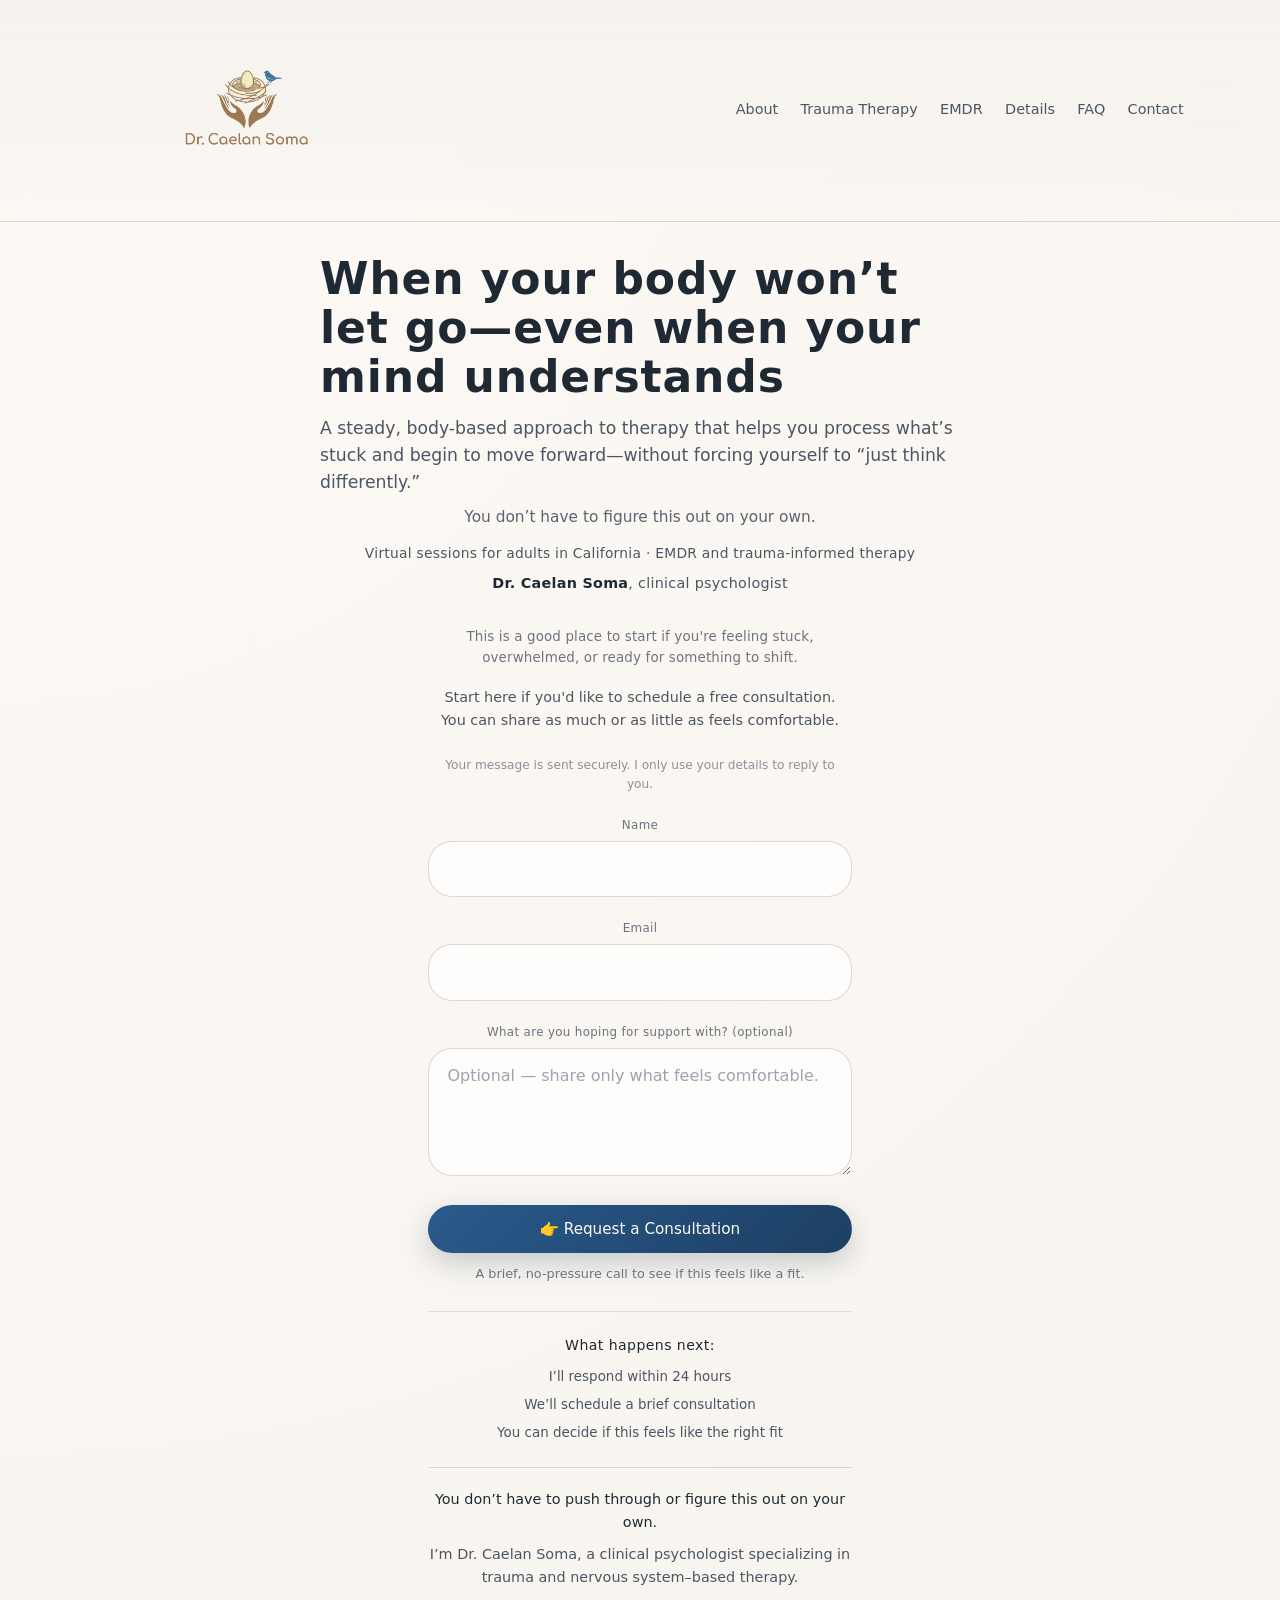
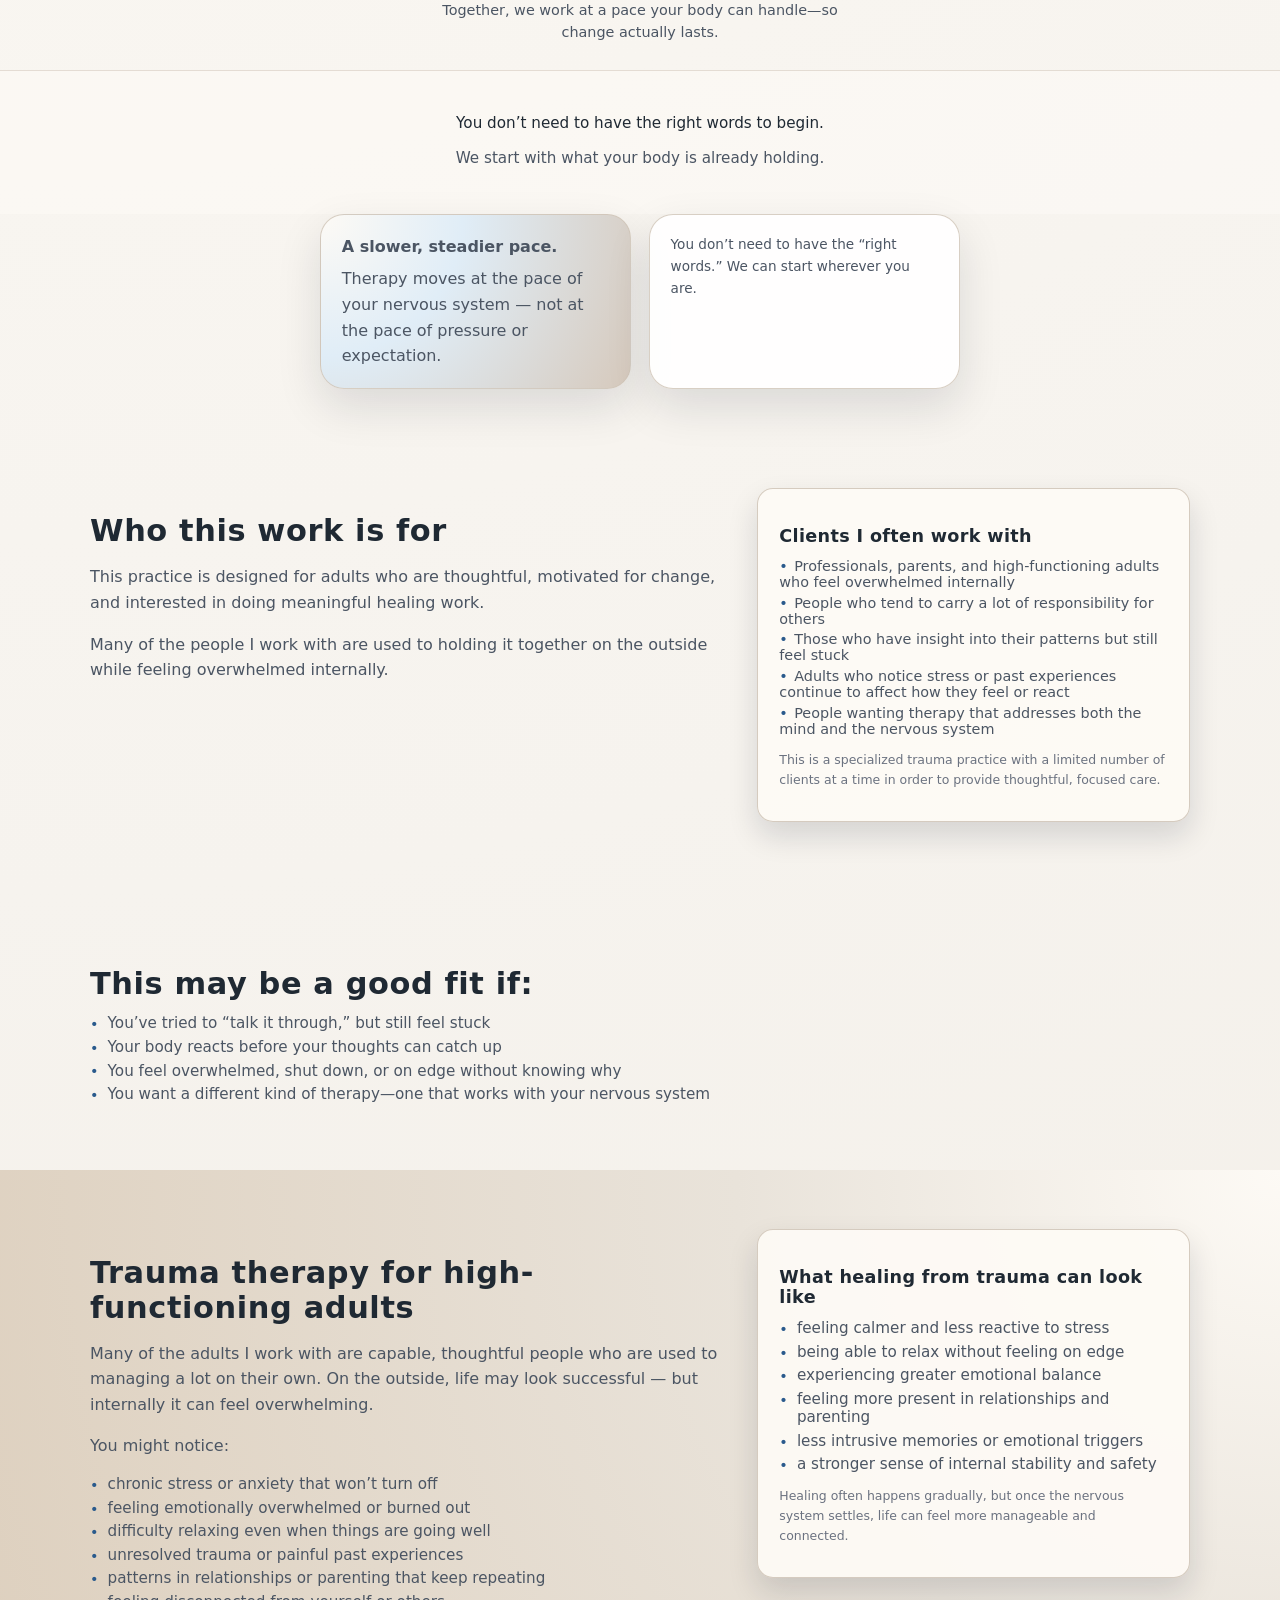
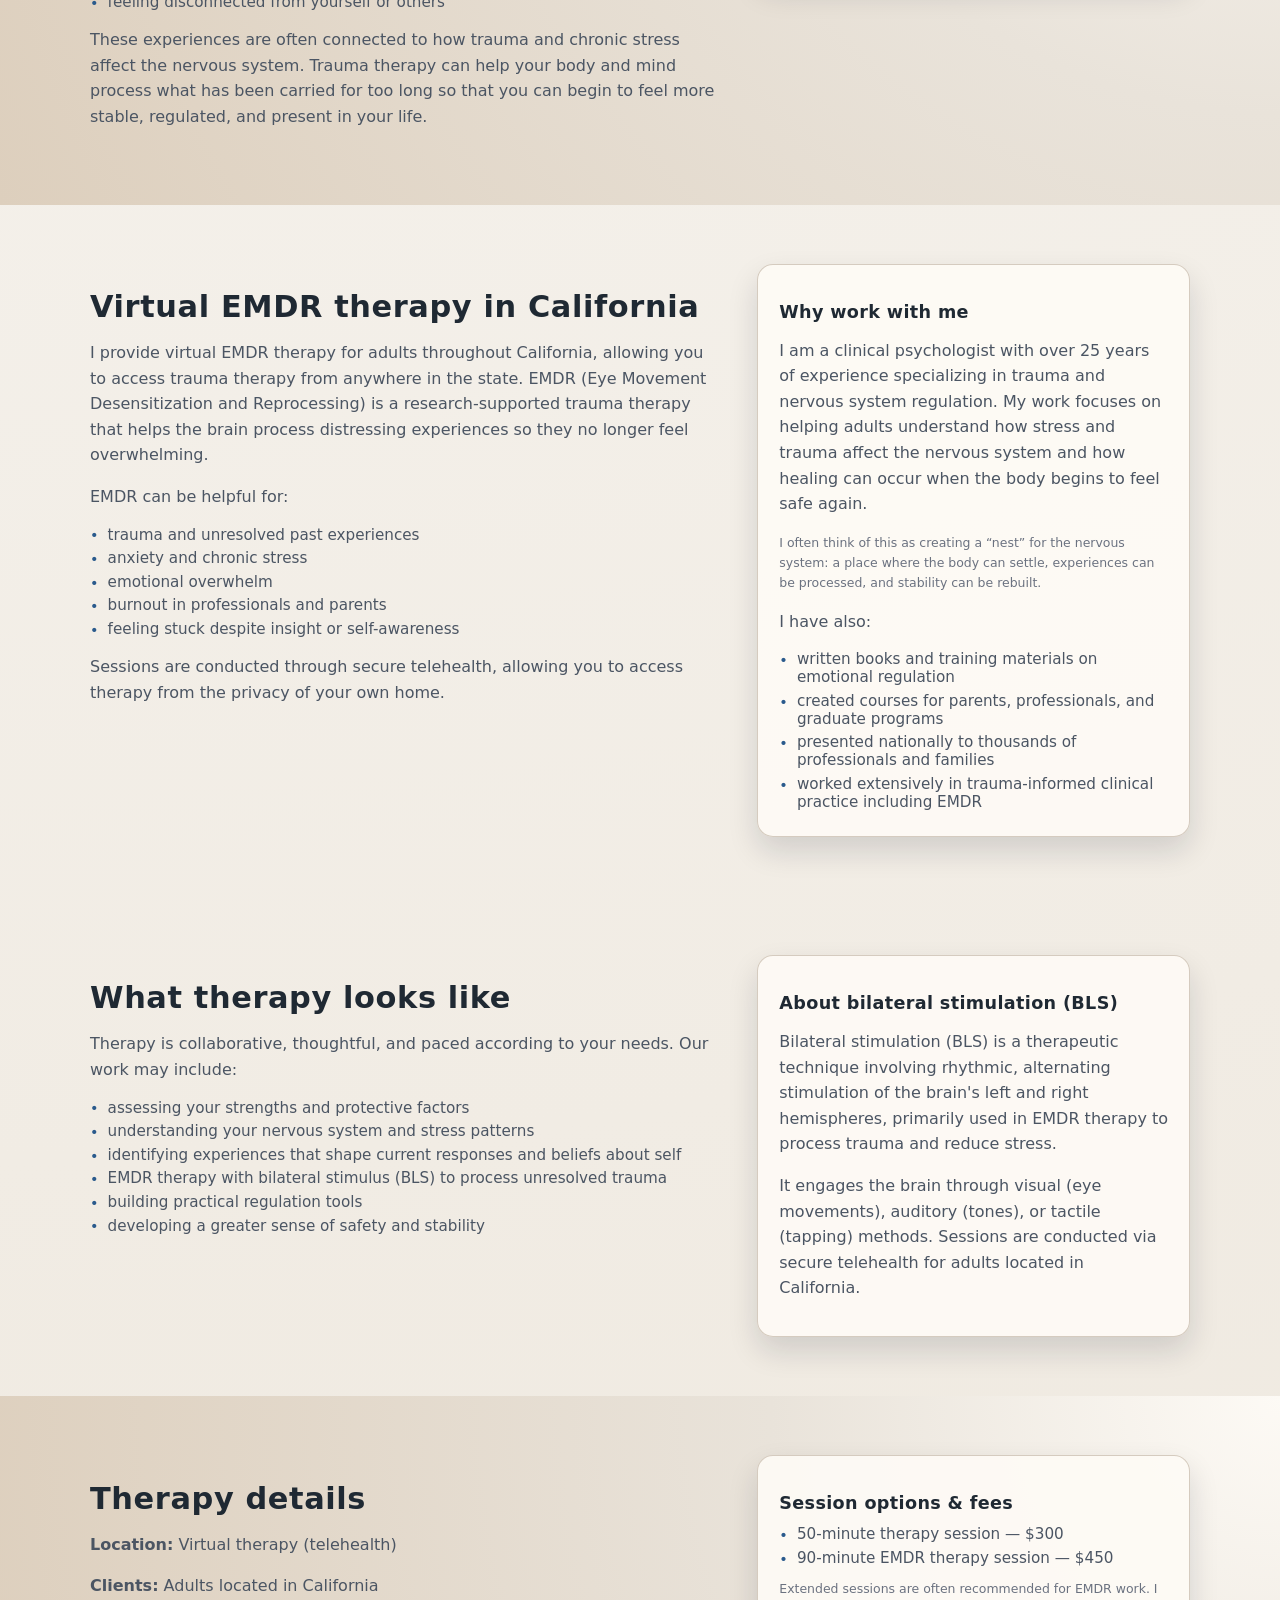
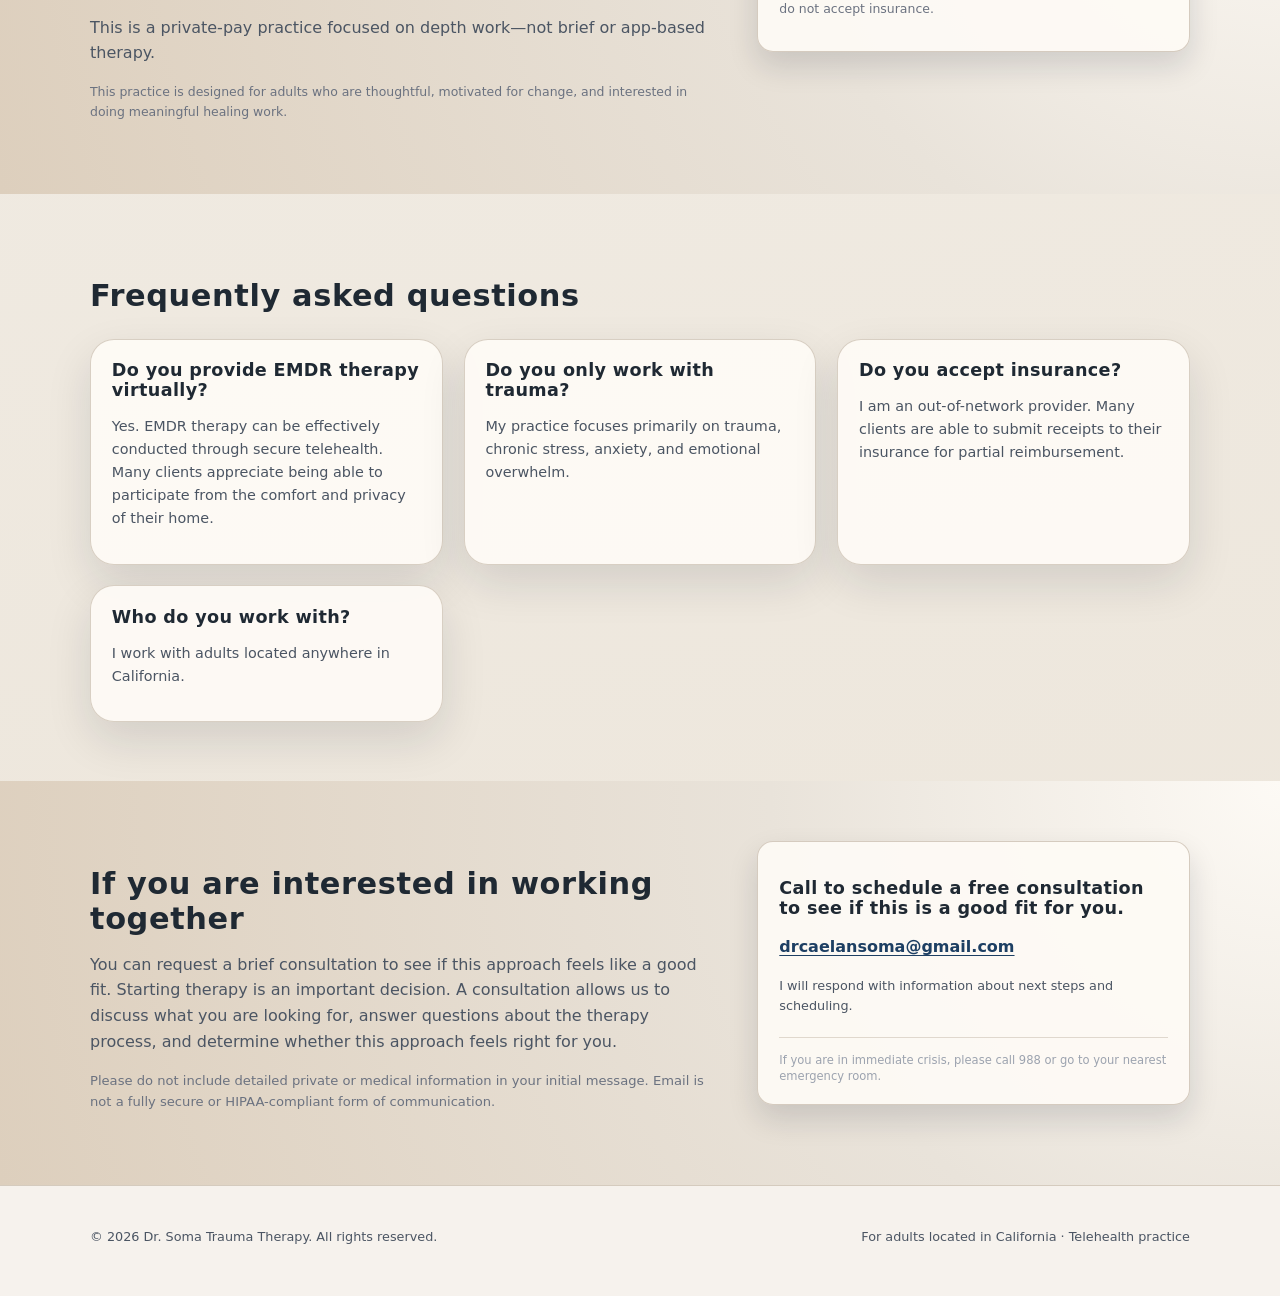
<file: index.html>
<!DOCTYPE html>
<html lang="en">
  <head>
    <meta charset="UTF-8" />
    <meta name="viewport" content="width=device-width, initial-scale=1" />
    <!-- Google tag (gtag.js) -->
    <script async src="https://www.googletagmanager.com/gtag/js?id=AW-17926033047"></script>
    <script>
      window.dataLayer = window.dataLayer || [];
      function gtag(){dataLayer.push(arguments);}
      gtag('js', new Date());
      gtag('config', 'AW-17926033047');
    </script>
    <title>EMDR Therapy &amp; Trauma Therapy for Adults in California | Virtual EMDR Therapist</title>
    <meta
      name="description"
      content="Virtual EMDR and trauma therapy for adults in California. Helping overwhelmed professionals and parents regulate their nervous systems, process trauma, and rebuild safety and stability."
    />
    <link rel="stylesheet" href="styles.css" />
  </head>
  <body>
    <header class="site-header">
      <div class="container header-inner">
        <a href="#top" class="brand">
          <img src="logo.png" alt="Dr. Soma Trauma Therapy logo" class="brand-logo" />
        </a>
        <nav class="nav">
          <a href="#about">About</a>
          <a href="#trauma-therapy">Trauma Therapy</a>
          <a href="#emdr">EMDR</a>
          <a href="#details">Details</a>
          <a href="#faq">FAQ</a>
          <a href="#contact">Contact</a>
        </nav>
      </div>
    </header>

    <main>
      <section class="hero hero--above-fold" id="top">
        <div class="container hero-inner">
          <div class="hero-text">
            <h1>When your body won’t let go—even when your mind understands</h1>
            <p class="hero-body">
              A steady, body-based approach to therapy that helps you process what’s stuck and begin
              to move forward—without forcing yourself to “just think differently.”
            </p>
            <p class="hero-affirm">You don’t have to figure this out on your own.</p>
            <p class="hero-trust">
              Virtual sessions for adults in California · EMDR and trauma-informed therapy
            </p>
            <p class="hero-credential">
              <span class="hero-credential-name">Dr. Caelan Soma</span>, clinical psychologist
            </p>
            <!-- Consultation form → Formspree: https://formspree.io/f/xjgpvoag -->
            <div class="hero-form-wrap">
              <form
                id="hero-consult-form"
                class="hero-form"
                action="https://formspree.io/f/xjgpvoag"
                method="POST"
              >
                <div class="hero-form-fields" id="hero-form-fields">
                  <input type="hidden" name="_subject" value="Free consultation request" />
                  <p class="hero-form-preface">
                    This is a good place to start if you're feeling stuck, overwhelmed, or ready
                    for something to shift.
                  </p>
                  <div class="hero-form-intro">
                    <p>
                      Start here if you'd like to schedule a free consultation.<br />
                      You can share as much or as little as feels comfortable.
                    </p>
                  </div>
                  <p class="hero-form-helper">
                    Your message is sent securely. I only use your details to reply to you.
                  </p>
                  <div class="form-field">
                    <label for="hero-consult-name">Name</label>
                    <input
                      id="hero-consult-name"
                      name="name"
                      type="text"
                      autocomplete="name"
                      required
                    />
                  </div>
                  <div class="form-field">
                    <label for="hero-consult-email">Email</label>
                    <input
                      id="hero-consult-email"
                      name="email"
                      type="email"
                      autocomplete="email"
                      inputmode="email"
                      required
                    />
                  </div>
                  <div class="form-field">
                    <label for="hero-consult-message">What are you hoping for support with? (optional)</label>
                    <textarea
                      id="hero-consult-message"
                      name="message"
                      rows="4"
                      placeholder="Optional — share only what feels comfortable."
                    ></textarea>
                  </div>
                  <button type="submit" class="button primary hero-form-submit">
                    👉 Request a Consultation
                  </button>
                  <p class="hero-form-button-note">
                    A brief, no-pressure call to see if this feels like a fit.
                  </p>
                  <p id="hero-form-error" class="hero-form-error" hidden role="alert"></p>
                </div>
              </form>
              <div
                id="hero-form-success"
                class="hero-form-success"
                hidden
                role="status"
                aria-live="polite"
                tabindex="-1"
              >
                <p class="hero-form-success-title">Thank you — I’ll be in touch soon.</p>
                <p class="hero-form-success-note">
                  If you need anything else, you’re welcome to email
                  <a href="mailto:drcaelansoma@gmail.com">drcaelansoma@gmail.com</a>.
                </p>
              </div>
              <div class="hero-what-next" aria-label="What happens next">
                <p class="hero-what-next-title">What happens next:</p>
                <p class="hero-what-next-item">I’ll respond within 24 hours</p>
                <p class="hero-what-next-item">We’ll schedule a brief consultation</p>
                <p class="hero-what-next-item">
                  You can decide if this feels like the right fit
                </p>
              </div>
            </div>

            <div class="hero-below-form">
              <p>You don’t have to push through or figure this out on your own.</p>
              <p>
                I’m Dr. Caelan Soma, a clinical psychologist specializing in trauma and
                nervous system–based therapy.
              </p>
              <p>
                Together, we work at a pace your body can handle—so change actually lasts.
              </p>
            </div>
          </div>
        </div>
      </section>

      <section class="hero-after-words" aria-label="Starting therapy">
        <div class="container">
          <div class="hero-after-words-inner">
            <p>You don’t need to have the right words to begin.</p>
            <p>We start with what your body is already holding.</p>
          </div>
        </div>
      </section>

      <section class="hero-follow" aria-label="How we work together">
        <div class="container hero-follow-inner">
          <div class="card calm-card">
            <p class="card-title">A slower, steadier pace.</p>
            <p class="card-body">
              Therapy moves at the pace of your nervous system — not at the pace of pressure or
              expectation.
            </p>
          </div>
          <div class="card muted-card">
            <p class="card-body small">
              You don’t need to have the “right words.” We can start wherever you are.
            </p>
          </div>
        </div>
      </section>

      <section id="about" class="section">
        <div class="container two-column">
          <div>
            <h2>Who this work is for</h2>
            <p>
              This practice is designed for adults who are thoughtful, motivated for change, and
              interested in doing meaningful healing work.
            </p>
            <p>
              Many of the people I work with are used to holding it together on the outside while
              feeling overwhelmed internally.
            </p>
          </div>
          <div class="summary-card">
            <h3>Clients I often work with</h3>
            <ul>
              <li>Professionals, parents, and high-functioning adults who feel overwhelmed internally</li>
              <li>People who tend to carry a lot of responsibility for others</li>
              <li>Those who have insight into their patterns but still feel stuck</li>
              <li>Adults who notice stress or past experiences continue to affect how they feel or react</li>
              <li>People wanting therapy that addresses both the mind and the nervous system</li>
            </ul>
            <p class="note small">
              This is a specialized trauma practice with a limited number of clients at a time in
              order to provide thoughtful, focused care.
            </p>
          </div>
        </div>
      </section>

      <section id="good-fit" class="section fit-section" aria-labelledby="good-fit-heading">
        <div class="container">
          <div class="fit-section-inner">
            <h2 id="good-fit-heading">This may be a good fit if:</h2>
            <ul class="bulleted">
              <li>You’ve tried to “talk it through,” but still feel stuck</li>
              <li>Your body reacts before your thoughts can catch up</li>
              <li>You feel overwhelmed, shut down, or on edge without knowing why</li>
              <li>
                You want a different kind of therapy—one that works with your nervous system
              </li>
            </ul>
          </div>
        </div>
      </section>

      <section id="trauma-therapy" class="section alt">
        <div class="container two-column">
          <div>
            <h2>Trauma therapy for high-functioning adults</h2>
            <p>
              Many of the adults I work with are capable, thoughtful people who are used to
              managing a lot on their own. On the outside, life may look successful — but
              internally it can feel overwhelming.
            </p>
            <p>You might notice:</p>
            <ul class="bulleted">
              <li>chronic stress or anxiety that won’t turn off</li>
              <li>feeling emotionally overwhelmed or burned out</li>
              <li>difficulty relaxing even when things are going well</li>
              <li>unresolved trauma or painful past experiences</li>
              <li>patterns in relationships or parenting that keep repeating</li>
              <li>feeling disconnected from yourself or others</li>
            </ul>
            <p>
              These experiences are often connected to how trauma and chronic stress affect the
              nervous system. Trauma therapy can help your body and mind process what has been
              carried for too long so that you can begin to feel more stable, regulated, and
              present in your life.
            </p>
          </div>
          <div class="summary-card">
            <h3>What healing from trauma can look like</h3>
            <ul class="bulleted">
              <li>feeling calmer and less reactive to stress</li>
              <li>being able to relax without feeling on edge</li>
              <li>experiencing greater emotional balance</li>
              <li>feeling more present in relationships and parenting</li>
              <li>less intrusive memories or emotional triggers</li>
              <li>a stronger sense of internal stability and safety</li>
            </ul>
            <p class="note small">
              Healing often happens gradually, but once the nervous system settles, life can feel
              more manageable and connected.
            </p>
          </div>
        </div>
      </section>

      <section id="emdr" class="section">
        <div class="container two-column">
          <div>
            <h2>Virtual EMDR therapy in California</h2>
            <p>
              I provide virtual EMDR therapy for adults throughout California, allowing you to
              access trauma therapy from anywhere in the state. EMDR (Eye Movement Desensitization
              and Reprocessing) is a research-supported trauma therapy that helps the brain process
              distressing experiences so they no longer feel overwhelming.
            </p>
            <p>EMDR can be helpful for:</p>
            <ul class="bulleted">
              <li>trauma and unresolved past experiences</li>
              <li>anxiety and chronic stress</li>
              <li>emotional overwhelm</li>
              <li>burnout in professionals and parents</li>
              <li>feeling stuck despite insight or self-awareness</li>
            </ul>
            <p>
              Sessions are conducted through secure telehealth, allowing you to access therapy from
              the privacy of your own home.
            </p>
          </div>
          <div class="summary-card">
            <h3>Why work with me</h3>
            <p>
              I am a clinical psychologist with over 25 years of experience specializing in trauma
              and nervous system regulation. My work focuses on helping adults understand how stress
              and trauma affect the nervous system and how healing can occur when the body begins
              to feel safe again.
            </p>
            <p class="note small">
              I often think of this as creating a “nest” for the nervous system: a place where the
              body can settle, experiences can be processed, and stability can be rebuilt.
            </p>
            <p>I have also:</p>
            <ul class="bulleted">
              <li>written books and training materials on emotional regulation</li>
              <li>created courses for parents, professionals, and graduate programs</li>
              <li>presented nationally to thousands of professionals and families</li>
              <li>worked extensively in trauma-informed clinical practice including EMDR</li>
            </ul>
          </div>
        </div>
      </section>

      <section class="section">
        <div class="container two-column">
          <div>
            <h2>What therapy looks like</h2>
            <p>
              Therapy is collaborative, thoughtful, and paced according to your needs. Our work may
              include:
            </p>
            <ul class="bulleted">
              <li>assessing your strengths and protective factors</li>
              <li>understanding your nervous system and stress patterns</li>
              <li>identifying experiences that shape current responses and beliefs about self</li>
              <li>EMDR therapy with bilateral stimulus (BLS) to process unresolved trauma</li>
              <li>building practical regulation tools</li>
              <li>developing a greater sense of safety and stability</li>
            </ul>
          </div>
          <div class="summary-card">
            <h3>About bilateral stimulation (BLS)</h3>
            <p>
              Bilateral stimulation (BLS) is a therapeutic technique involving rhythmic, alternating
              stimulation of the brain's left and right hemispheres, primarily used in EMDR therapy
              to process trauma and reduce stress.
            </p>
            <p>
              It engages the brain through visual (eye movements), auditory (tones), or tactile
              (tapping) methods. Sessions are conducted via secure telehealth for adults located in
              California.
            </p>
          </div>
        </div>
      </section>

      <section id="details" class="section alt">
        <div class="container two-column">
          <div>
            <h2>Therapy details</h2>
            <p><strong>Location:</strong> Virtual therapy (telehealth)</p>
            <p><strong>Clients:</strong> Adults located in California</p>
            <p>
              This is a private-pay practice focused on depth work—not brief or app-based therapy.
            </p>
            <p class="note small">
              This practice is designed for adults who are thoughtful, motivated for change, and
              interested in doing meaningful healing work.
            </p>
          </div>
          <div class="summary-card">
            <h3>Session options &amp; fees</h3>
            <ul class="bulleted">
              <li>50-minute therapy session — $300</li>
              <li>90-minute EMDR therapy session — $450</li>
            </ul>
            <p class="note small">
              Extended sessions are often recommended for EMDR work. I do not accept insurance.
            </p>
          </div>
        </div>
      </section>

      <section id="faq" class="section">
        <div class="container">
          <h2>Frequently asked questions</h2>
          <div class="cards">
            <article class="card service-card">
              <h3>Do you provide EMDR therapy virtually?</h3>
              <p>
                Yes. EMDR therapy can be effectively conducted through secure telehealth. Many
                clients appreciate being able to participate from the comfort and privacy of
                their home.
              </p>
            </article>
            <article class="card service-card">
              <h3>Do you only work with trauma?</h3>
              <p>
                My practice focuses primarily on trauma, chronic stress, anxiety, and emotional
                overwhelm.
              </p>
            </article>
            <article class="card service-card">
              <h3>Do you accept insurance?</h3>
              <p>
                I am an out-of-network provider. Many clients are able to submit receipts to
                their insurance for partial reimbursement.
              </p>
            </article>
            <article class="card service-card">
              <h3>Who do you work with?</h3>
              <p>
                I work with adults located anywhere in California.
              </p>
            </article>
          </div>
        </div>
      </section>

      <section id="contact" class="section alt">
        <div class="container two-column">
          <div>
            <h2>If you are interested in working together</h2>
            <p>
              You can request a brief consultation to see if this approach feels like a good fit.
              Starting therapy is an important decision. A consultation allows us to discuss what
              you are looking for, answer questions about the therapy process, and determine
              whether this approach feels right for you.
            </p>
            <p class="note">
              Please do not include detailed private or medical information in your initial
              message. Email is not a fully secure or HIPAA-compliant form of communication.
            </p>
          </div>
          <div class="contact-card">
            <h3>Call to schedule a free consultation to see if this is a good fit for you.</h3>
            <p class="contact-email">
              <a href="mailto:drcaelansoma@gmail.com">drcaelansoma@gmail.com</a>
            </p>
            <p class="small">I will respond with information about next steps and scheduling.</p>
            <p class="contact-crisis">
              If you are in immediate crisis, please call 988 or go to your nearest emergency room.
            </p>
          </div>
        </div>
      </section>
    </main>

    <footer class="site-footer">
      <div class="container footer-inner">
        <p class="small">&copy; <span id="year"></span> Dr. Soma Trauma Therapy. All rights reserved.</p>
        <p class="small">For adults located in California · Telehealth practice</p>
      </div>
    </footer>

    <script>
      const yearSpan = document.getElementById("year");
      if (yearSpan) {
        yearSpan.textContent = new Date().getFullYear();
      }

      const consultForm = document.getElementById("hero-consult-form");
      const heroFormFields = document.getElementById("hero-form-fields");
      const heroFormSuccess = document.getElementById("hero-form-success");
      const heroFormError = document.getElementById("hero-form-error");
      const submitBtn = consultForm ? consultForm.querySelector(".hero-form-submit") : null;

      if (consultForm && heroFormFields && heroFormSuccess) {
        consultForm.addEventListener("submit", async function (e) {
          e.preventDefault();
          if (!consultForm.checkValidity()) {
            consultForm.reportValidity();
            return;
          }

          if (heroFormError) {
            heroFormError.textContent = "";
            heroFormError.setAttribute("hidden", "");
          }

          const originalLabel = submitBtn ? submitBtn.textContent : "";
          if (submitBtn) {
            submitBtn.disabled = true;
            submitBtn.textContent = "Sending…";
          }

          try {
            const formData = new FormData(consultForm);
            const response = await fetch(consultForm.action, {
              method: "POST",
              body: formData,
              headers: { Accept: "application/json" },
            });

            let data = {};
            try {
              data = await response.json();
            } catch (parseErr) {
              data = {};
            }

            if (response.ok) {
              heroFormFields.setAttribute("hidden", "");
              heroFormSuccess.removeAttribute("hidden");
              heroFormSuccess.focus();
              heroFormSuccess.scrollIntoView({ behavior: "smooth", block: "nearest" });
              return;
            }

            var errMsg =
              "Something went wrong. Please try again in a moment, or email drcaelansoma@gmail.com.";
            if (data && typeof data.error === "string") {
              errMsg = data.error;
            } else if (data && data.errors && typeof data.errors === "object") {
              var firstKey = Object.keys(data.errors)[0];
              var firstVal = firstKey ? data.errors[firstKey] : null;
              if (Array.isArray(firstVal) && firstVal[0]) {
                errMsg = firstVal[0];
              } else if (typeof firstVal === "string") {
                errMsg = firstVal;
              }
            }
            if (heroFormError) {
              heroFormError.textContent = errMsg;
              heroFormError.removeAttribute("hidden");
            }
          } catch (err) {
            if (heroFormError) {
              heroFormError.textContent =
                "Something went wrong. Please try again in a moment, or email drcaelansoma@gmail.com.";
              heroFormError.removeAttribute("hidden");
            }
          } finally {
            if (submitBtn) {
              submitBtn.disabled = false;
              submitBtn.textContent = originalLabel;
            }
          }
        });
      }
    </script>
  </body>
</html>
</file>
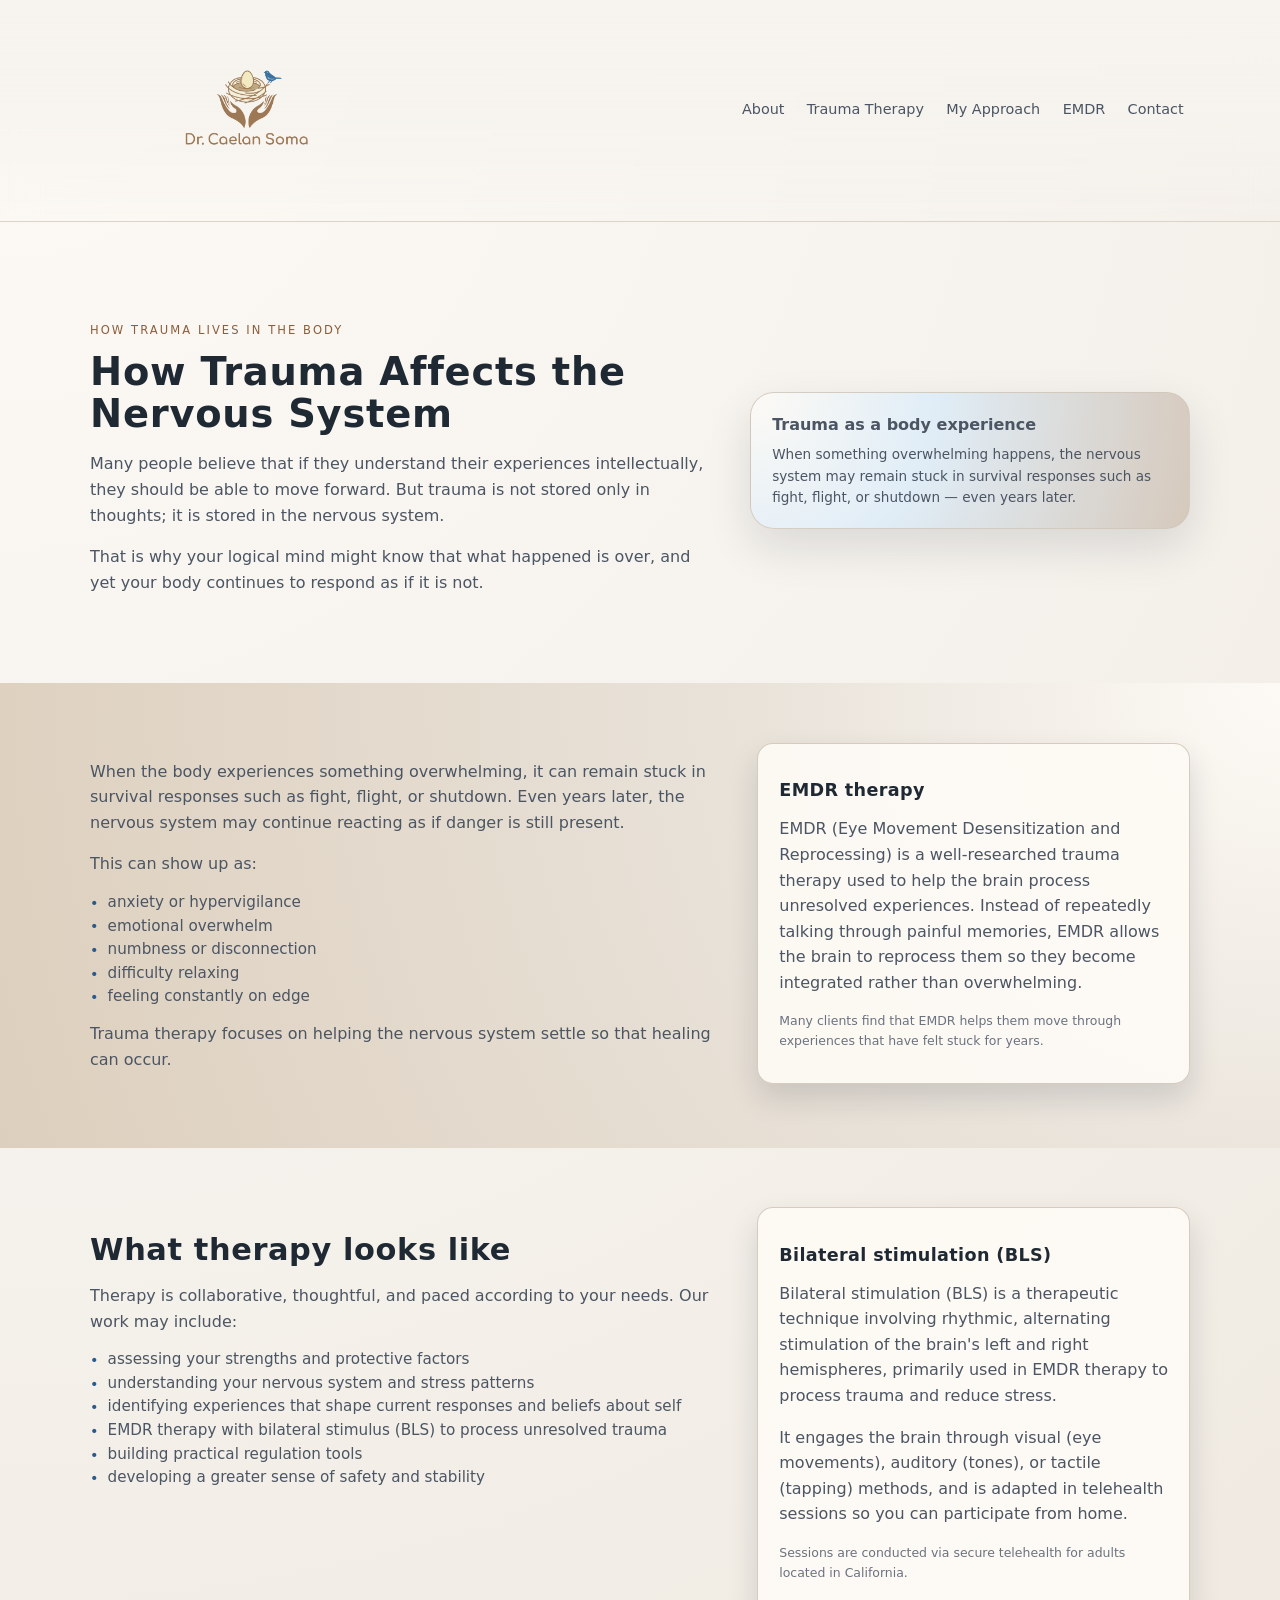
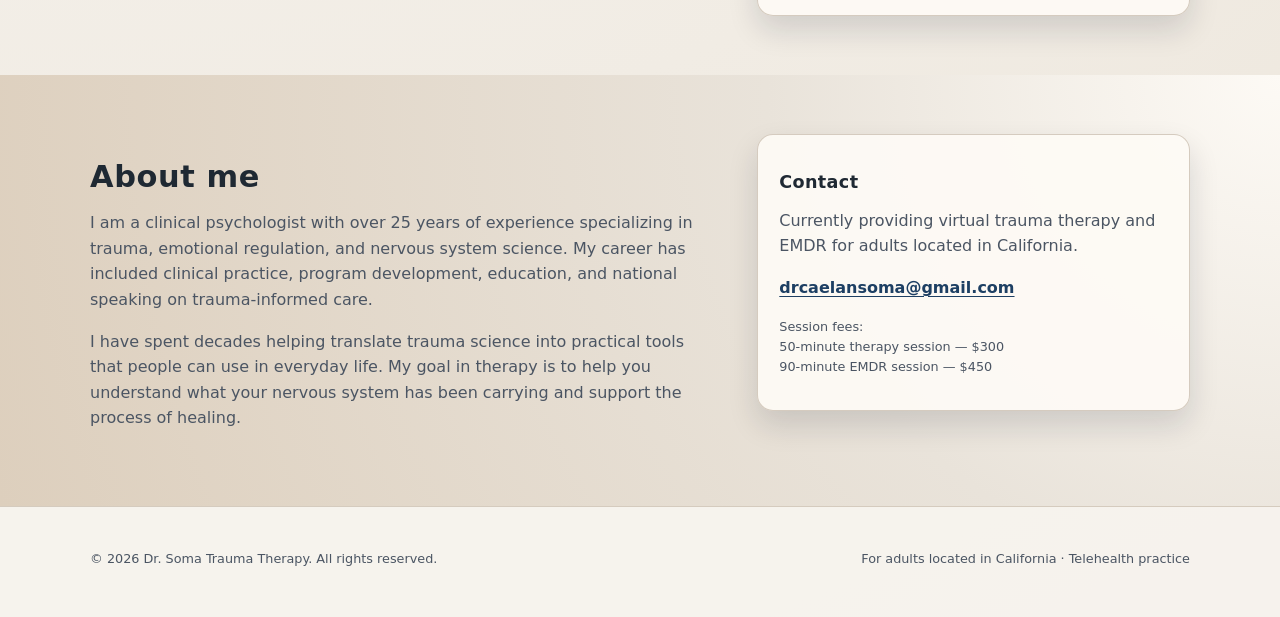
<file: approach.html>
<!DOCTYPE html>
<html lang="en">
  <head>
    <meta charset="UTF-8" />
    <meta name="viewport" content="width=device-width, initial-scale=1" />
    <!-- Google tag (gtag.js) -->
    <script async src="https://www.googletagmanager.com/gtag/js?id=AW-17926033047"></script>
    <script>
      window.dataLayer = window.dataLayer || [];
      function gtag(){dataLayer.push(arguments);}
      gtag('js', new Date());
      gtag('config', 'AW-17926033047');
    </script>
    <title>Trauma Therapy Approach | Nervous System Regulation &amp; EMDR</title>
    <meta
      name="description"
      content="Learn how trauma affects the nervous system and how EMDR therapy helps adults in California process trauma and restore emotional regulation."
    />
    <link rel="stylesheet" href="styles.css" />
  </head>
  <body>
    <header class="site-header">
      <div class="container header-inner">
        <a href="index.html" class="brand">
          <img src="logo.png" alt="Dr. Soma Trauma Therapy logo" class="brand-logo" />
        </a>
        <nav class="nav">
          <a href="index.html#about">About</a>
          <a href="index.html#trauma-therapy">Trauma Therapy</a>
          <a href="#top">My Approach</a>
          <a href="index.html#emdr">EMDR</a>
          <a href="index.html#contact">Contact</a>
        </nav>
      </div>
    </header>

    <main id="top">
      <section class="hero">
        <div class="container hero-inner">
          <div class="hero-text">
            <p class="eyebrow">How trauma lives in the body</p>
            <h1>How Trauma Affects the Nervous System</h1>
            <p class="hero-body">
              Many people believe that if they understand their experiences intellectually, they
              should be able to move forward. But trauma is not stored only in thoughts; it is
              stored in the nervous system.
            </p>
            <p class="hero-body">
              That is why your logical mind might know that what happened is over, and yet your
              body continues to respond as if it is not.
            </p>
          </div>
          <div class="hero-panel">
            <div class="card calm-card">
              <p class="card-title">Trauma as a body experience</p>
              <p class="card-body small">
                When something overwhelming happens, the nervous system may remain stuck in
                survival responses such as fight, flight, or shutdown — even years later.
              </p>
            </div>
          </div>
        </div>
      </section>

      <section class="section alt">
        <div class="container two-column">
          <div>
            <p>
              When the body experiences something overwhelming, it can remain stuck in survival
              responses such as fight, flight, or shutdown. Even years later, the nervous system
              may continue reacting as if danger is still present.
            </p>
            <p>This can show up as:</p>
            <ul class="bulleted">
              <li>anxiety or hypervigilance</li>
              <li>emotional overwhelm</li>
              <li>numbness or disconnection</li>
              <li>difficulty relaxing</li>
              <li>feeling constantly on edge</li>
            </ul>
            <p>
              Trauma therapy focuses on helping the nervous system settle so that healing can
              occur.
            </p>
          </div>
          <div class="summary-card">
            <h3>EMDR therapy</h3>
            <p>
              EMDR (Eye Movement Desensitization and Reprocessing) is a well-researched trauma
              therapy used to help the brain process unresolved experiences. Instead of repeatedly
              talking through painful memories, EMDR allows the brain to reprocess them so they
              become integrated rather than overwhelming.
            </p>
            <p class="note small">
              Many clients find that EMDR helps them move through experiences that have felt stuck
              for years.
            </p>
          </div>
        </div>
      </section>

      <section class="section">
        <div class="container two-column">
          <div>
            <h2>What therapy looks like</h2>
            <p>
              Therapy is collaborative, thoughtful, and paced according to your needs. Our work
              may include:
            </p>
            <ul class="bulleted">
              <li>assessing your strengths and protective factors</li>
              <li>understanding your nervous system and stress patterns</li>
              <li>identifying experiences that shape current responses and beliefs about self</li>
              <li>EMDR therapy with bilateral stimulus (BLS) to process unresolved trauma</li>
              <li>building practical regulation tools</li>
              <li>developing a greater sense of safety and stability</li>
            </ul>
          </div>
          <div class="summary-card">
            <h3>Bilateral stimulation (BLS)</h3>
            <p>
              Bilateral stimulation (BLS) is a therapeutic technique involving rhythmic, alternating
              stimulation of the brain's left and right hemispheres, primarily used in EMDR
              therapy to process trauma and reduce stress.
            </p>
            <p>
              It engages the brain through visual (eye movements), auditory (tones), or tactile
              (tapping) methods, and is adapted in telehealth sessions so you can participate
              from home.
            </p>
            <p class="note small">
              Sessions are conducted via secure telehealth for adults located in California.
            </p>
          </div>
        </div>
      </section>

      <section class="section alt">
        <div class="container two-column">
          <div>
            <h2>About me</h2>
            <p>
              I am a clinical psychologist with over 25 years of experience specializing in
              trauma, emotional regulation, and nervous system science. My career has included
              clinical practice, program development, education, and national speaking on
              trauma-informed care.
            </p>
            <p>
              I have spent decades helping translate trauma science into practical tools that
              people can use in everyday life. My goal in therapy is to help you understand what
              your nervous system has been carrying and support the process of healing.
            </p>
          </div>
          <div class="summary-card">
            <h3>Contact</h3>
            <p>
              Currently providing virtual trauma therapy and EMDR for adults located in
              California.
            </p>
            <p class="contact-email">
              <a href="mailto:drcaelansoma@gmail.com">drcaelansoma@gmail.com</a>
            </p>
            <p class="small">
              Session fees:<br />
              50-minute therapy session — $300<br />
              90-minute EMDR session — $450
            </p>
          </div>
        </div>
      </section>
    </main>

    <footer class="site-footer">
      <div class="container footer-inner">
        <p class="small">&copy; <span id="year"></span> Dr. Soma Trauma Therapy. All rights reserved.</p>
        <p class="small">For adults located in California · Telehealth practice</p>
      </div>
    </footer>

    <script>
      const yearSpan = document.getElementById("year");
      if (yearSpan) {
        yearSpan.textContent = new Date().getFullYear();
      }
    </script>
  </body>
</html>
</file>
<file: styles.css>
:root {
  --bg: #f6f3ee;
  --bg-alt: #e9e3da;
  --card: #ffffff;
  --text: #1f2933;
  --muted-text: #4b5563;
  --accent: #2a5a8c;
  --accent-soft: #e0edf7;
  --accent-dark: #1d3f63;
  --border-soft: #d2c7ba;
  --brown: #8b5e3c;
  --cream: #fdfaf5;
  --shadow-soft: 0 18px 45px rgba(15, 23, 42, 0.12);
  --radius-lg: 24px;
  --radius-md: 16px;
  --radius-pill: 999px;
}

*,
*::before,
*::after {
  box-sizing: border-box;
}

body {
  margin: 0;
  font-family: system-ui, -apple-system, BlinkMacSystemFont, "SF Pro Text", "Segoe UI",
    sans-serif;
  background: radial-gradient(circle at top left, #fdfaf5 0, #f6f3ee 40%, #ece5da 100%);
  color: var(--text);
  -webkit-font-smoothing: antialiased;
}

a {
  color: inherit;
  text-decoration: none;
}

p {
  line-height: 1.6;
  color: var(--muted-text);
}

h1,
h2,
h3 {
  font-family: system-ui, -apple-system, BlinkMacSystemFont, "SF Pro Display", "Segoe UI",
    sans-serif;
  letter-spacing: 0.02em;
  color: var(--text);
}

h1 {
  font-size: clamp(2.4rem, 3vw, 3.1rem);
  line-height: 1.1;
  margin: 0 0 1rem;
}

h2 {
  font-size: 1.9rem;
  margin-bottom: 1rem;
}

h3 {
  font-size: 1.1rem;
  margin-bottom: 0.75rem;
}

.container {
  width: min(1100px, 92vw);
  margin: 0 auto;
}

.site-header {
  position: sticky;
  top: 0;
  z-index: 10;
  backdrop-filter: blur(18px);
  background: linear-gradient(
    to bottom,
    rgba(246, 243, 238, 0.96),
    rgba(246, 243, 238, 0.88),
    transparent
  );
  border-bottom: 1px solid rgba(210, 199, 186, 0.7);
}

.header-inner {
  display: flex;
  align-items: center;
  justify-content: space-between;
  padding: 0.6rem 0.4rem 0.7rem;
}

.brand {
  display: inline-flex;
  align-items: center;
  gap: 0.7rem;
}

.brand-logo {
  height: 200px;
  width: auto;
  display: block;
  object-fit: contain;
}

.nav {
  display: flex;
  gap: 1.4rem;
  font-size: 0.9rem;
}

.nav a {
  position: relative;
  padding-bottom: 0.1rem;
  color: var(--muted-text);
}

.nav a::after {
  content: "";
  position: absolute;
  left: 0;
  bottom: 0;
  width: 0;
  height: 1px;
  background: var(--accent-dark);
  transition: width 0.18s ease-out;
}

.nav a:hover::after {
  width: 100%;
}

.hero {
  padding: 5.5rem 0 4.5rem;
}

.hero--above-fold {
  padding: clamp(1rem, 4vh, 2rem) 0 clamp(1.25rem, 3vh, 2rem);
  min-height: calc(100svh - 14rem);
  display: flex;
  align-items: center;
  box-sizing: border-box;
}

.hero--above-fold .hero-inner {
  width: 100%;
}

.hero-inner {
  display: grid;
  grid-template-columns: minmax(0, 1.4fr) minmax(0, 1fr);
  gap: 2.8rem;
  align-items: center;
}

.hero--above-fold .hero-inner {
  grid-template-columns: minmax(0, 1fr);
  max-width: 40rem;
}

.hero--above-fold h1 {
  font-size: clamp(1.85rem, 4.2vw, 2.75rem);
  line-height: 1.12;
  margin: 0 0 0.85rem;
}

.hero--above-fold .hero-body {
  font-size: clamp(1rem, 1.35vw, 1.125rem);
  line-height: 1.55;
  margin: 0 0 0.65rem;
}

.hero-affirm {
  margin: 0 0 0.85rem;
  font-size: clamp(0.95rem, 1.2vw, 1.05rem);
  line-height: 1.55;
  color: #5c6370;
  text-align: center;
  font-weight: 500;
}

.hero-trust {
  margin: 0 0 0.55rem;
  font-size: clamp(0.84rem, 1.08vw, 0.93rem);
  line-height: 1.52;
  letter-spacing: 0.02em;
  font-weight: 500;
  color: #4b5563;
  text-align: center;
}

.hero-credential {
  margin: 0 0 1.95rem;
  font-size: clamp(0.87rem, 1.12vw, 0.96rem);
  line-height: 1.48;
  letter-spacing: 0.02em;
  color: #4b5563;
  text-align: center;
}

.hero-credential-name {
  font-weight: 600;
  color: var(--text);
}

.hero-form-helper {
  margin: 0 0 1.45rem;
  padding: 0 0.25rem;
  font-size: 0.76rem;
  line-height: 1.55;
  color: #8b9099;
  text-align: center;
}

.hero-form-preface {
  margin: 0 0 1.1rem;
  padding: 0 0.2rem;
  font-size: 0.84rem;
  line-height: 1.58;
  letter-spacing: 0.01em;
  color: #6d7480;
  text-align: center;
  font-weight: 400;
}

.hero--above-fold .hero-actions {
  margin: 0;
}

.hero-form-wrap {
  width: 100%;
  max-width: min(26.5rem, 100%);
  margin-left: auto;
  margin-right: auto;
  margin-top: 0.35rem;
}

.hero-form {
  margin-top: 0;
  width: 100%;
  max-width: 100%;
  margin-left: auto;
  margin-right: auto;
  text-align: center;
}

.hero-form-intro {
  margin: 0 0 1.45rem;
  text-align: center;
}

.hero-form-intro p {
  margin: 0;
  font-size: 0.9rem;
  line-height: 1.65;
  color: var(--muted-text);
}

.form-field {
  display: flex;
  flex-direction: column;
  align-items: stretch;
  width: 100%;
  margin-bottom: 1.45rem;
}

.form-field:last-of-type {
  margin-bottom: 1.45rem;
}

.form-field label {
  display: block;
  align-self: center;
  margin-bottom: 0.45rem;
  max-width: 100%;
  font-size: 0.74rem;
  font-weight: 400;
  letter-spacing: 0.03em;
  color: #6b7280;
  text-align: center;
  line-height: 1.4;
}

.form-field input,
.form-field textarea {
  width: 100%;
  max-width: 100%;
  margin: 0;
  padding: 0.95rem 1.15rem;
  font-size: 16px;
  line-height: 1.5;
  font-family: inherit;
  color: var(--text);
  text-align: left;
  background: rgba(255, 255, 255, 0.72);
  border: 1px solid rgba(180, 175, 168, 0.45);
  border-radius: var(--radius-lg);
  box-shadow: inset 0 1px 0 rgba(255, 255, 255, 0.65);
  transition: border-color 0.2s ease-out, box-shadow 0.2s ease-out, background 0.2s ease-out;
  -webkit-appearance: none;
  appearance: none;
}

.form-field input::placeholder,
.form-field textarea::placeholder {
  color: #9ca3af;
  opacity: 1;
}

.form-field input:hover,
.form-field textarea:hover {
  border-color: rgba(160, 155, 148, 0.55);
  background: rgba(255, 255, 255, 0.88);
}

.form-field input:focus,
.form-field textarea:focus {
  outline: none;
  border-color: rgba(42, 90, 140, 0.45);
  background: #fff;
  box-shadow: 0 0 0 3px rgba(42, 90, 140, 0.12), inset 0 1px 0 rgba(255, 255, 255, 0.9);
}

.form-field textarea {
  min-height: 7rem;
  resize: vertical;
  vertical-align: top;
}

button.hero-form-submit.button {
  width: 100%;
  max-width: 100%;
  margin-top: 0.35rem;
  min-height: 3rem;
  padding: 0.9rem 1.25rem;
  border: 1px solid transparent;
  border-radius: var(--radius-pill);
  cursor: pointer;
  font-family: inherit;
  font-size: 0.95rem;
  font-weight: 500;
  color: #fdfaf5;
  box-shadow: 0 10px 28px rgba(21, 45, 75, 0.22);
}

.hero-form .button.primary:hover {
  box-shadow: 0 12px 32px rgba(21, 45, 75, 0.26);
}

.hero-form .button.primary:active {
  transform: translateY(0);
  box-shadow: 0 8px 22px rgba(21, 45, 75, 0.2);
}

.hero-form-button-note {
  margin: 0.65rem 0 0;
  padding: 0 0.35rem;
  font-size: 0.8rem;
  line-height: 1.5;
  color: #6d7480;
  text-align: center;
  font-weight: 400;
}

.hero-form-error {
  margin: 0.65rem 0 0;
  padding: 0 0.25rem;
  font-size: 0.78rem;
  line-height: 1.5;
  color: #9a4c4c;
  text-align: center;
}

.hero-form-success {
  padding: 1.25rem 1rem;
  text-align: center;
  border-radius: var(--radius-lg);
  background: rgba(255, 255, 255, 0.55);
  border: 1px solid rgba(210, 199, 186, 0.55);
  box-shadow: var(--shadow-soft);
}

.hero-form-success[hidden] {
  display: none !important;
}

.hero-what-next {
  margin-top: 1.75rem;
  padding-top: 1.35rem;
  border-top: 1px solid rgba(210, 199, 186, 0.55);
  text-align: center;
}

.hero-form-success:not([hidden]) + .hero-what-next {
  margin-top: 1.25rem;
  padding-top: 1.25rem;
}

.hero-what-next-title {
  margin: 0 0 0.65rem;
  font-size: 0.88rem;
  font-weight: 500;
  letter-spacing: 0.03em;
  color: var(--text);
}

.hero-what-next-item {
  margin: 0 0 0.45rem;
  font-size: 0.84rem;
  line-height: 1.55;
  color: var(--muted-text);
}

.hero-what-next-item:last-child {
  margin-bottom: 0;
}

.hero-form-success-title {
  margin: 0 0 0.5rem;
  font-size: 1.05rem;
  font-weight: 500;
  color: var(--text);
  line-height: 1.45;
}

.hero-form-success-note {
  margin: 0;
  font-size: 0.82rem;
  line-height: 1.55;
  color: var(--muted-text);
}

.hero-form-success-note a {
  color: var(--accent-dark);
  text-decoration: underline;
  text-underline-offset: 2px;
}

.hero-form-success:focus {
  outline: none;
}

.hero-form-success:focus-visible {
  outline: 2px solid rgba(42, 90, 140, 0.35);
  outline-offset: 3px;
}

.hero-form-fields[hidden] {
  display: none !important;
}

.hero-below-form {
  margin-top: 1.5rem;
  padding-top: 1.25rem;
  border-top: 1px solid rgba(210, 199, 186, 0.65);
  text-align: center;
  max-width: min(26.5rem, 100%);
  margin-left: auto;
  margin-right: auto;
}

.hero-below-form p {
  margin: 0 0 0.65rem;
  font-size: clamp(0.9rem, 1.1vw, 0.98rem);
  line-height: 1.55;
  color: var(--muted-text);
}

.hero-below-form p:first-child {
  font-weight: 500;
  color: var(--text);
}

.hero-below-form p:last-child {
  margin-bottom: 0;
}

.fit-section {
  padding-top: 2.5rem;
  padding-bottom: 2.5rem;
}

.fit-section-inner {
  max-width: 40rem;
}

.fit-section h2 {
  margin-bottom: 0.85rem;
}

.fit-section .bulleted {
  margin-top: 0.25rem;
}

.hero-after-words {
  padding: 2.5rem 0 2.75rem;
  border-top: 1px solid rgba(210, 199, 186, 0.55);
  background: rgba(253, 250, 245, 0.45);
}

.hero-after-words-inner {
  max-width: 36rem;
  margin: 0 auto;
  text-align: center;
}

.hero-after-words-inner p {
  margin: 0 0 0.65rem;
  font-size: clamp(0.95rem, 1.15vw, 1.06rem);
  line-height: 1.6;
  color: var(--muted-text);
}

.hero-after-words-inner p:first-child {
  font-weight: 500;
  color: var(--text);
}

.hero-after-words-inner p:last-child {
  margin-bottom: 0;
}

.hero-follow {
  padding: 0 0 2.5rem;
}

.hero-follow-inner {
  display: grid;
  grid-template-columns: repeat(2, minmax(0, 1fr));
  gap: 1.1rem;
  max-width: 40rem;
}

.eyebrow {
  text-transform: uppercase;
  letter-spacing: 0.18em;
  font-size: 0.72rem;
  color: var(--brown);
  margin-bottom: 0.7rem;
}

.hero-body {
  margin-top: 0.3rem;
}

.hero-actions {
  display: flex;
  flex-wrap: wrap;
  gap: 0.9rem;
  margin: 1.6rem 0 0.6rem;
}

.button {
  display: inline-flex;
  align-items: center;
  justify-content: center;
  padding: 0.7rem 1.4rem;
  border-radius: var(--radius-pill);
  font-size: 0.9rem;
  border: 1px solid transparent;
  cursor: pointer;
  transition: transform 0.12s ease-out, box-shadow 0.12s ease-out, background 0.15s ease-out,
    border-color 0.15s ease-out;
  text-decoration: none;
  white-space: nowrap;
}

.button.primary {
  background: linear-gradient(135deg, var(--accent), var(--accent-dark));
  color: #fdfaf5;
  box-shadow: 0 16px 35px rgba(21, 45, 75, 0.32);
}

.button.ghost {
  background: rgba(253, 250, 245, 0.7);
  border-color: rgba(210, 199, 186, 0.9);
  color: var(--text);
}

.button:hover {
  transform: translateY(-1px);
  box-shadow: 0 20px 40px rgba(15, 23, 42, 0.18);
}

.button.ghost:hover {
  background: #fdfaf5;
}

.note {
  font-size: 0.82rem;
  color: #6b7280;
}

.note.small {
  font-size: 0.78rem;
}

.hero-panel {
  display: flex;
  flex-direction: column;
  gap: 1.1rem;
}

.card {
  background: var(--card);
  border-radius: var(--radius-lg);
  padding: 1.2rem 1.3rem;
  border: 1px solid rgba(210, 199, 186, 0.85);
  box-shadow: var(--shadow-soft);
}

.calm-card {
  background: radial-gradient(circle at 0 0, #fdfaf5 0, #e0edf7 40%, #d6c9bc 100%);
}

.muted-card {
  background: rgba(255, 255, 255, 0.9);
}

.card-title {
  font-weight: 600;
  margin: 0 0 0.4rem;
}

.card-body {
  margin: 0;
}

.card-body.small {
  font-size: 0.85rem;
}

.section {
  padding: 3.7rem 0;
}

.section.alt {
  background: radial-gradient(circle at top right, #fdfaf5 0, #e9e3da 38%, #ddcfbd 100%);
}

.two-column {
  display: grid;
  grid-template-columns: minmax(0, 1.6fr) minmax(0, 1.1fr);
  gap: 2.4rem;
  align-items: flex-start;
}

#about .two-column > div:first-child p + p {
  margin-top: 0.85rem;
}

.summary-card,
.contact-card {
  background: rgba(253, 250, 245, 0.95);
  border-radius: var(--radius-md);
  padding: 1.2rem 1.3rem;
  border: 1px solid rgba(210, 199, 186, 0.9);
  box-shadow: 0 14px 30px rgba(15, 23, 42, 0.14);
}

.summary-card ul {
  list-style: none;
  padding-left: 0;
  margin: 0.5rem 0 0;
}

.summary-card li::before {
  content: "•";
  color: var(--accent);
  margin-right: 0.4rem;
}

.summary-card li {
  font-size: 0.9rem;
  color: var(--muted-text);
  margin-bottom: 0.3rem;
}

.bulleted {
  list-style: none;
  padding-left: 0;
  margin: 0.5rem 0 0.5rem;
}

.bulleted li {
  position: relative;
  padding-left: 1.1rem;
  font-size: 0.95rem;
  color: var(--muted-text);
  margin-bottom: 0.35rem;
}

.bulleted li::before {
  content: "•";
  position: absolute;
  left: 0;
  top: 0.12rem;
  font-size: 0.9rem;
  color: var(--accent);
}

.cards {
  display: grid;
  grid-template-columns: repeat(3, minmax(0, 1fr));
  gap: 1.3rem;
  margin-top: 1.6rem;
}

.service-card {
  background: rgba(253, 250, 245, 0.96);
}

.service-card h3 {
  margin-top: 0.1rem;
}

.service-card p {
  font-size: 0.9rem;
}

.contact-email a {
  color: var(--accent-dark);
  font-weight: 600;
  text-decoration: underline;
  text-decoration-thickness: 1px;
  text-underline-offset: 3px;
}

.contact-crisis {
  margin: 1.25rem 0 0;
  padding-top: 0.85rem;
  border-top: 1px solid rgba(210, 199, 186, 0.65);
  font-size: 0.72rem;
  line-height: 1.45;
  color: #9ca3af;
}

.site-footer {
  padding: 1.8rem 0 2.2rem;
  border-top: 1px solid rgba(210, 199, 186, 0.9);
  background: rgba(246, 243, 238, 0.98);
}

.footer-inner {
  display: flex;
  flex-wrap: wrap;
  gap: 0.6rem 1.4rem;
  align-items: center;
  justify-content: space-between;
}

.small {
  font-size: 0.8rem;
}

@media (max-width: 900px) {
  .hero-inner,
  .two-column {
    grid-template-columns: minmax(0, 1fr);
  }

  .hero:not(.hero--above-fold) {
    padding-top: 4.2rem;
  }

  .hero--above-fold {
    min-height: calc(100svh - 18rem);
  }

  .hero-follow-inner {
    grid-template-columns: minmax(0, 1fr);
  }

  .header-inner {
    flex-direction: column;
    align-items: flex-start;
    gap: 0.5rem;
    padding-inline: 0.4rem;
  }

  .nav {
    gap: 1rem;
    flex-wrap: wrap;
    font-size: 0.85rem;
  }

  .cards {
    grid-template-columns: minmax(0, 1fr);
  }
}

@media (max-width: 600px) {
  .hero-actions {
    flex-direction: column;
    align-items: stretch;
  }

  .button {
    width: 100%;
  }

  .hero--above-fold .hero-body {
    margin-bottom: 0.6rem;
  }

  .hero-affirm {
    margin-bottom: 0.75rem;
    padding: 0 0.2rem;
    font-size: 0.94rem;
  }

  .hero-trust {
    margin-bottom: 0.4rem;
    padding: 0 0.15rem;
  }

  .hero-credential {
    margin-bottom: 1.5rem;
    font-size: 0.84rem;
  }

  .hero-form-helper {
    margin-bottom: 1.2rem;
    font-size: 0.74rem;
  }

  .hero-form-intro {
    margin-bottom: 1.5rem;
  }

  .hero-form-wrap {
    max-width: 100%;
  }

  .form-field input,
  .form-field textarea {
    font-size: 16px;
  }

  button.hero-form-submit.button {
    min-height: 2.875rem;
    padding-top: 0.95rem;
    padding-bottom: 0.95rem;
  }

  .hero-form-success {
    padding: 1.15rem 0.85rem;
  }
}
</file>
